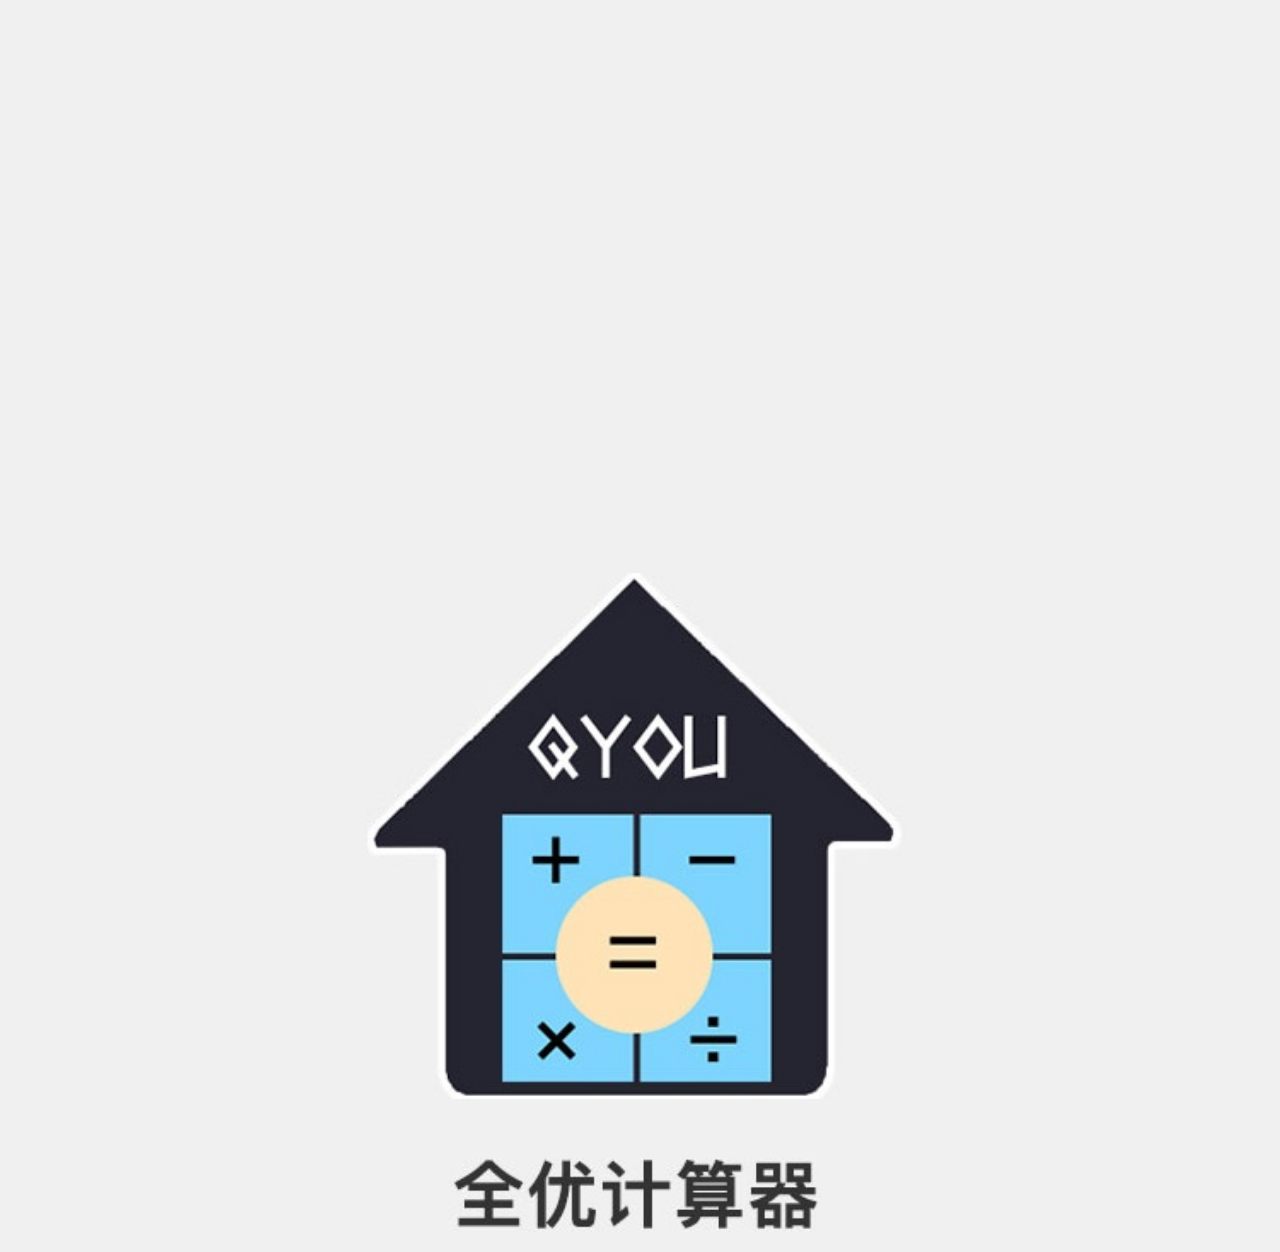
<file: index.html>
<!DOCTYPE html>
<html lang="en">
<head>
    <meta charset="UTF-8">
    <title>laal</title>
    <link href="css/01.css" rel="stylesheet">
    <script>
        document.documentElement.style.fontSize=innerWidth/15+"px"
    </script>
    <meta name="viewport" content="width=device-width, initial-scale=1.0">
</head>
<body>
<img src="a屏.jpg" alt="">
<img src="b屏.jpg" alt="">
</body>
</html>
</file>
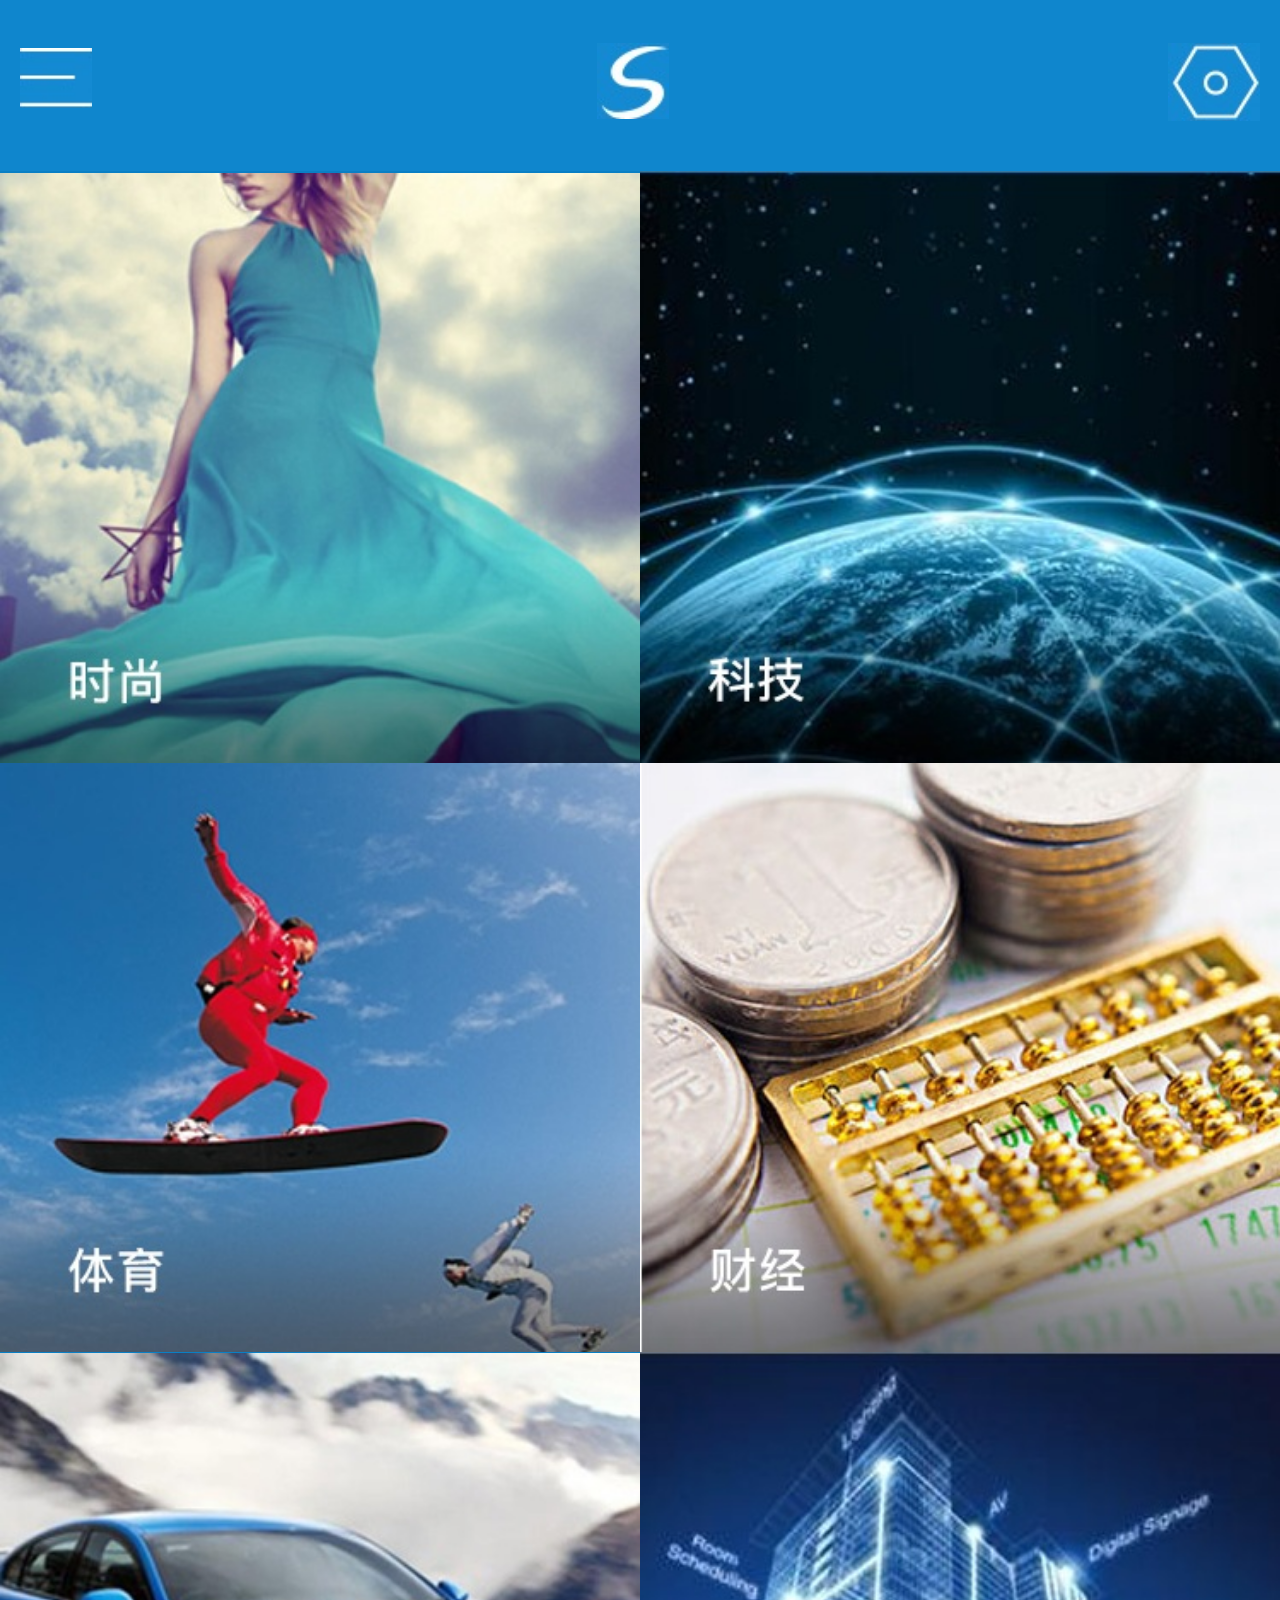
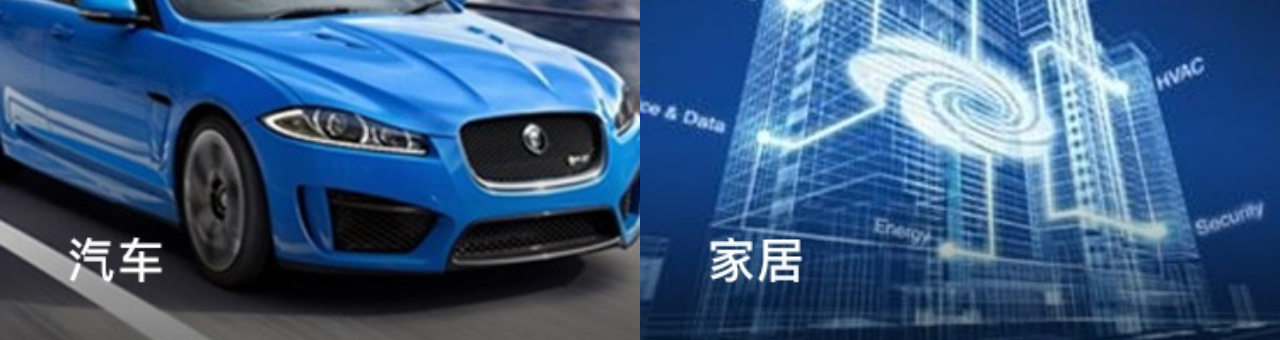
<file: index02.html>
<!DOCTYPE html>
<html lang="en">
<head>
    <meta charset="UTF-8">
    <title>s</title>
    <link rel="stylesheet" href="css/02.css">
    <script>
        document.documentElement.style.fontSize=innerWidth/15+'px'
    </script>
    <meta name="viewport" content="width=device-width, initial-scale=1.0">
</head>
<body>
<div class="title">
    <img src="img/nav.jpg" alt="">
    <img src="img/header.jpg" alt="">
    <img src="img/tools.jpg" alt="">
</div>
<div class="nav">
    <div><a href="#" style="color: white;text-decoration: none">全部</a></div>
    <div><a href="#" style="color: white;text-decoration: none">热门</a></div>
    <div><a href="#" style="color: white;text-decoration: none">推荐</a></div>
</div>
<div class="content">
    <img src="img/时尚.jpg" alt="">
    <img src="img/科技.jpg" alt="">
    <img src="img/体育.jpg" alt="">
    <img src="img/财经.jpg" alt="">
    <img src="img/汽车.jpg" alt="">
    <img src="img/home.jpg" alt="">
</div>
</body>
</html>
</file>
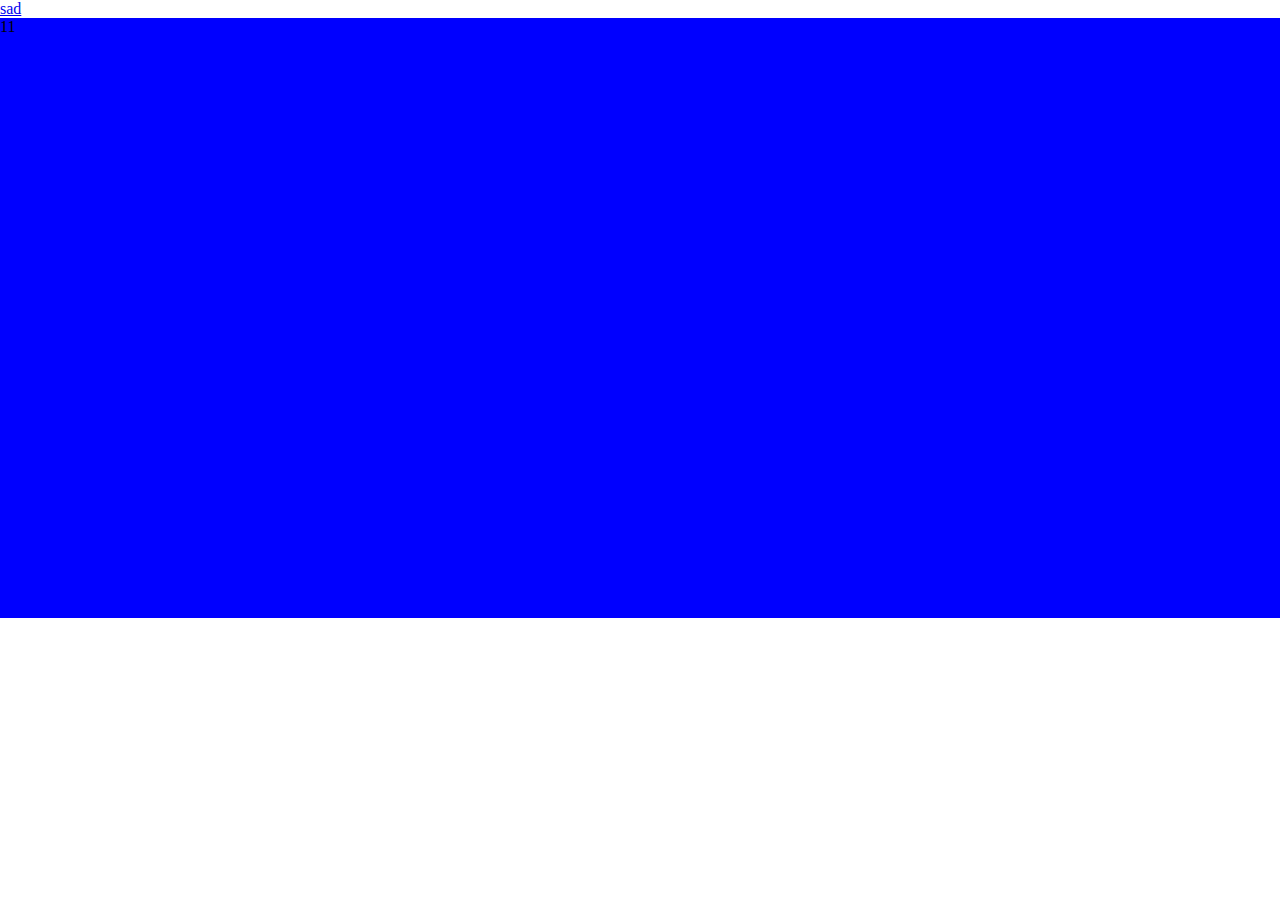
<file: index04.html>
<!DOCTYPE html>
<html lang="en">
<head>
    <meta charset="UTF-8">
    <title>Title</title>
    <link rel="stylesheet" href="css/04.css">
    <!--<script>
        document.documentElement.style.fontSize=innerWidth/15+"px"
    </script>-->
    <meta name="viewport" content="width=device-width, initial-scale=1.0,user-scalable=no">
    <style>
        *{
            padding: 0;
            margin: 0;
        }

    </style>
</head>
<body>
<a href="http://www.baidu.com">sad</a>
<div id="box">
    <div>11</div>
    <div>22</div>
    <div>33</div>
    <div>44</div>
</div>
</body>
<script>
    var box=document.getElementById('box');
    var boxs=box.getElementsByTagName('div');
    var w=innerWidth;
    box.addEventListener('touchstart',function (ev) {
        var posleft=this.offsetLeft;
        var ex=ev.changedTouches[0].pageX;
        box.addEventListener("touchmove",function (ev) {
            var divs=ev.changedTouches[0].pageX-ex;
            box.style.left=(posleft+divs)+'px';
        });
        box.addEventListener('touchend',function (ev) {
            var n=Math.round(box.offsetLeft/w);
            if(n<=-(boxs.length-1)){
                n=-(boxs.length-1)
            }if(n>0){n=0;}
            box.style.left=n*w+"px";
        })

    })
    /*box.addEventListener("touchstart",function (ev) {
        ev.preventDefault();
        this.innerHTML=ev.targetTouches.length;
    })*/
    /*box.addEventListener("touchstart",function (ev) {
        ev.preventDefault();
        this.innerHTML=ev.changedTouches.length;
    })*/


</script>
</html>
</file>
<file: css/01.css>
html {
  width: 100%;
  height: 100%; }

body {
  margin: 0;
  background: #f0f0f0; }
  body img {
    border: none; }
    body img:nth-child(1) {
      width: 6.34rem;
      margin-top: 6.72rem;
      margin-left: 4.26rem; }
    body img:nth-child(2) {
      width: 4.36rem;
      margin-left: 5.26rem;
      margin-top: 0.46rem; }

/*# sourceMappingURL=01.css.map */
</file>
<file: css/02.css>
html {
  width: 100%; }

body {
  margin: 0;
  padding: 0;
  background: #0a7fc4;
  font-size: 0; }
  body .title {
    width: 100%;
    background: #0f86cd;
    height: 2rem; }
  body .title img {
    margin-top: 0.5rem; }
    body .title img:nth-child(1) {
      width: 0.84rem;
      position: absolute;
      left: 20px;
      margin-top: 0.56rem; }
    body .title img:nth-child(2) {
      width: 0.84rem;
      margin-left: 7rem; }
    body .title img:nth-child(3) {
      width: 1.08rem;
      position: absolute;
      right: 20px; }
  body nav {
    background: #0a7fc4;
    height: 2rem;
    list-style: none;
    margin-top: 25px; }
    body nav ul {
      display: flex; }
      body nav ul li {
        flex: 1;
        text-align: center;
        color: white;
        font-size: 16px;
        list-style: none;
        border: 1px solid #efefef;
        border-radius: 40px;
        width: 30px; }
  body .content {
    width: 100%; }
  body .content img {
    border: none;
    width: 7.5rem;
    margin: 0;
    padding: 0; }

/*# sourceMappingURL=02.css.map */
</file>
<file: css/04.css>
html {
  width: 100%; }
  html body {
    width: 100%; }
    html body #box {
      width: 400%;
      position: absolute; }
    html body #box div {
      height: 600px;
      float: left;
      width: 25%; }
      html body #box div:nth-child(1) {
        background: blue; }
      html body #box div:nth-child(2) {
        background: red; }
      html body #box div:nth-child(3) {
        background: pink; }
      html body #box div:nth-child(4) {
        background: cyan; }

/*# sourceMappingURL=04.css.map */
</file>
